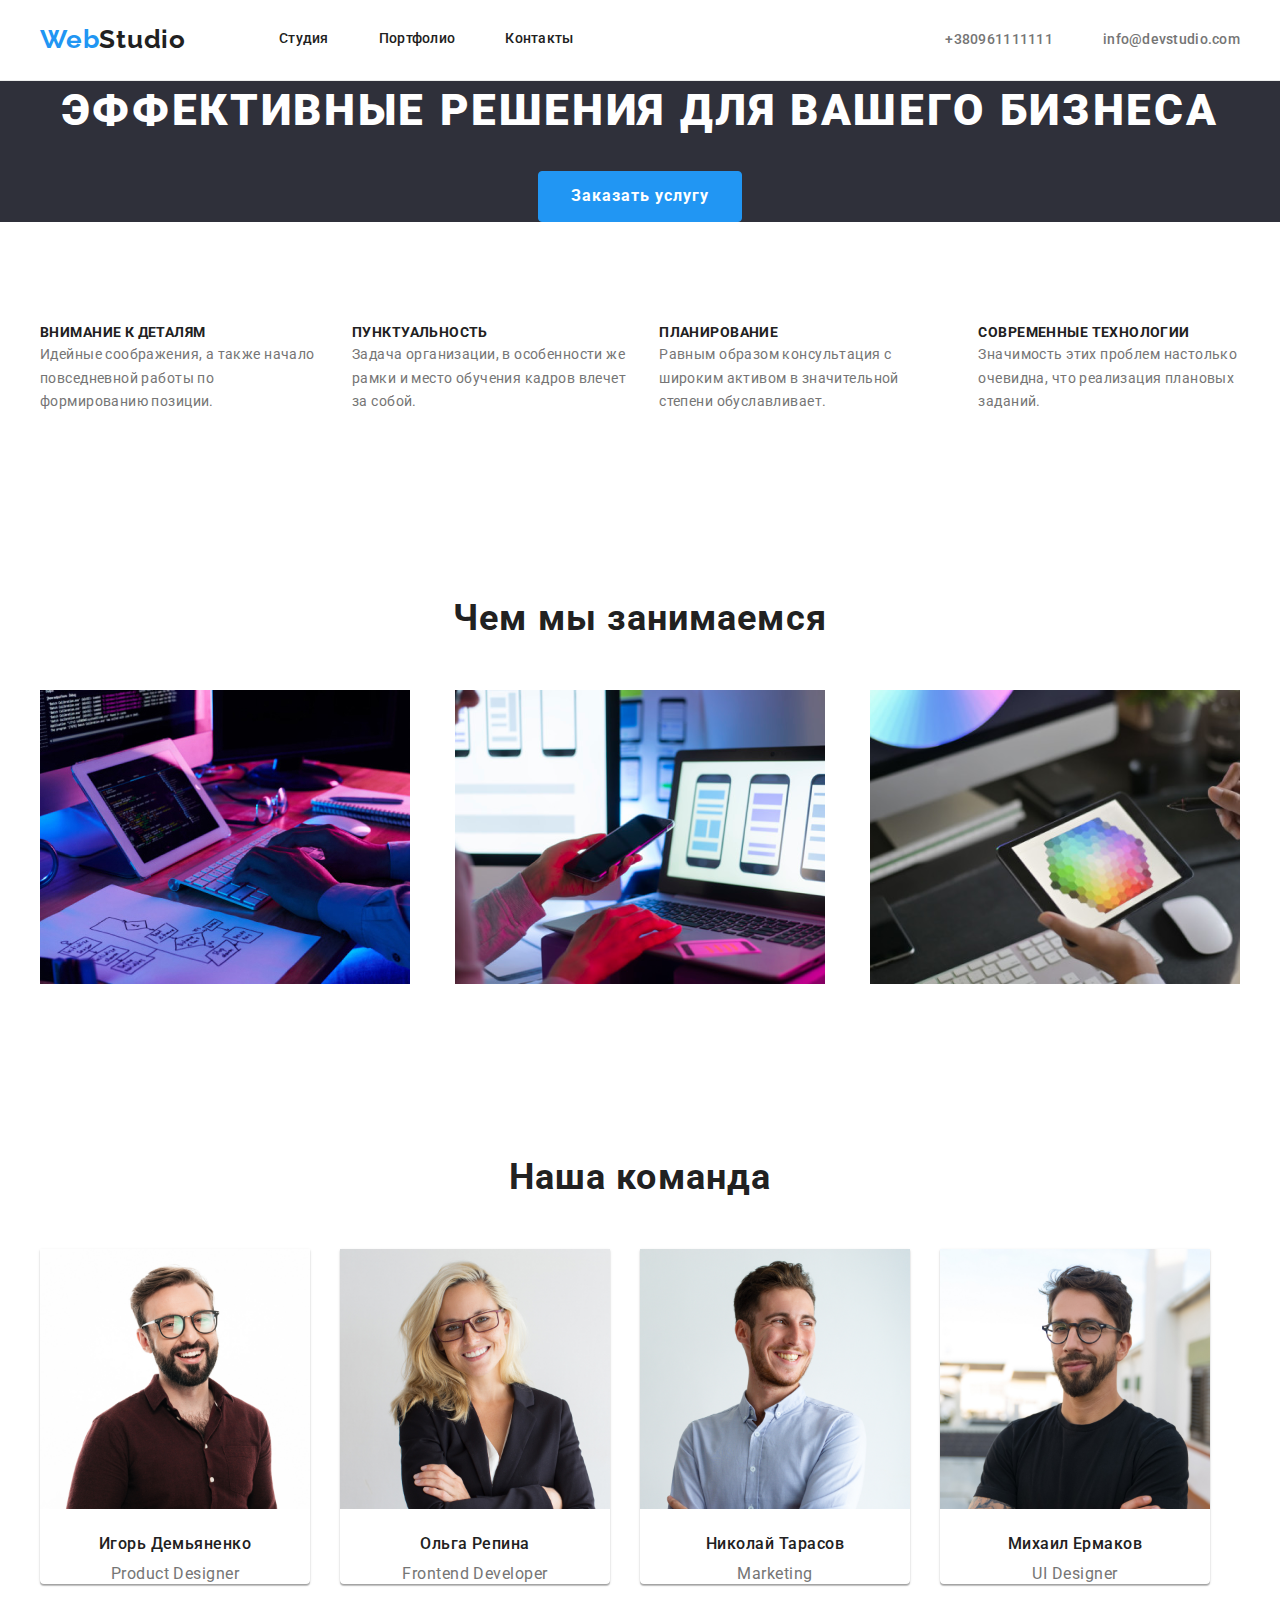
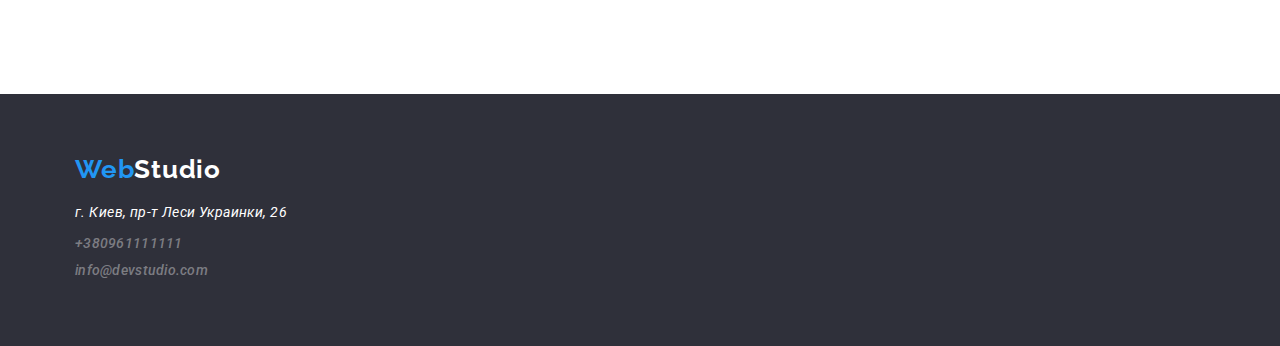
<file: index.html>
<!DOCTYPE html>
                <html lang="ru">
                <head>
                    <meta charset="UTF-8">
                    <meta http-equiv="X-UA-Compatible" content="IE=edge">
                    <title>Document</title>
                    <meta name="viewport" content="width=device-width, initial-scale=1.0">
                <link rel="preconnect" href="https://fonts.googleapis.com">
                <link rel="preconnect" href="https://fonts.gstatic.com" crossorigin>
                <link href="https://fonts.googleapis.com/css2?family=Raleway:wght@700&family=Roboto:wght@400;500;700;900&display=swap"
                    rel="stylesheet">
                    <link rel="stylesheet" href="https://cdnjs.cloudflare.com/ajax/libs/modern-normalize/1.1.0/modern-normalize.min.css"/>
                    <link rel="stylesheet" href="./css/styles.css" />
                </head>
                <body>
                    <header class="header"> 
                        <div class="container main-nav">
                            <a href="index.html" lang="en" class="logo"><span class="accent">Web</span>Studio</a>
                    <ul class="list menu-link"> 
                        <li class="item"> 
                        <a class="link" href="index.html">Студия</a>
                        </li>
                        <li class="item">
                        <a class="link" href="portfolio.html">Портфолио</a>
                        </li>
                        <li class="item">
                        <a class="link" href="">Контакты</a>
                        </li>
                    </ul>
                    <ul class="list contact-list">
                    <li><a href="tel:+380961111111">+380961111111</a></li>
                    <li><a class="email" href="emailto:info@devstudio.com">info@devstudio.com</a></li>
                </ul>
                </div>
                </header>
                <main>
                <section class="section-title">
                <div class="container">
                    <h1 class="title">Эффективные решения для вашего бизнеса</h1>
                <button class="button btn" type="button">Заказать услугу</button>
                </div>
                </section>
            
                    <section class="section">
                        <div class="container">
                        <h2 hidden> Характеристика компании </h2>
                        <ul class="list">    
                            <li class="item">
                            <h3 class="description-title">Внимание к деталям</h3>
                            <p class="description">Идейные соображения, а также начало повседневной работы по формированию позиции.</p>
                            </li>
                                <li class="item">
                                <h3 class="description-title">Пунктуальность</h3>
                                <p class="description">Задача организации, в особенности же рамки и место обучения кадров влечет за собой.</p>
                                </li>
                                <li class="item">
                                <h3 class="description-title">Планирование</h3>
                                <p class="description">Равным образом консультация с широким активом в значительной степени обуславливает.</p>
                                </li>
                                <li class="item">
                                <h3 class="description-title">Современные технологии</h3>
                                <p class="description">Значимость этих проблем настолько очевидна, что реализация плановых заданий.</p>
                                </li>
                        </ul>
                        </div>
                    </section>

                    <section class="section">
                        <div class="container">
                            <h2 class="title title-services">Чем мы занимаемся</h2>
                            <ul class="list img-list">
                                <li class="img-item">
                                    <img src="./images/image.jpg" alt="Разработка сайтов" width="370" height="294"/>
                                </li>
                                <li class="img-item">
                                    <img src="./images/image-1.jpg" alt="Дизайны мобильных версий" width="370" height="294"/>
                                </li>
                                <li class="img-item">
                                    <img src="./images/image-2.jpg" alt="Качественный дизайн сайтов" width="370" height="294"/>
                                </li>
                            </ul>
                            </div>
                    </section>
                    
                    <section class="section">
                        <div class="container">
                            <h2 class="title title-team">Наша команда</h2>
                            <ul class="list">
                                <li class="team-card">
                                <img class="img-team" src="./img_team/img-team-1.jpg" alt="Игорь Демьяненко" width="270"/>
                                <h3 class="worker-name">Игорь Демьяненко</h3>
                                <p class="team-worker" lang="en">Product Designer</p>
                                </li>
                                <li class="team-card">
                                <img class="img-team" src="./img_team/img-team-2.jpg" alt="Ольга Репина" width="270" />
                                <h3 class="worker-name">Ольга Репина</h3>
                                <p class="team-worker" lang="en">Frontend Developer</p>
                                </li>
                                <li class="team-card">
                                <img class="img-team" src="./img_team/img-team-3.jpg" alt="Николай Тарасов" width="270" />
                                <h3 class="worker-name">Николай Тарасов</h3>
                                <p class="team-worker" lang="en">Marketing</p>
                                </li>
                                <li class="team-card">
                                <img class="img-team" src="./img_team/img-team-4.jpg" alt="Михаил Ермаков" width="270" />
                                <h3 class="worker-name">Михаил Ермаков</h3>
                                <p class="team-worker" lang="en">UI Designer</p>
                                </li>
                            </ul>
                            </div>
                    </section>
                    
                </main>  
                <footer class="footer">
                    <div class="container">
                    <a href="index.html" lang="en" class="logo logo-footer"><span class="accent">Web</span>Studio</a>
                <address>
                    <ul class="address-list">
                        <li>
                            <a class="address link" href="https://bit.ly/3pXMvUd" target="_blank" rel="noopener noreferrer">г. Киев,
                            пр-т
                            Леси Украинки, 26</a> 
                        </li>
                        <li><a class="contacts link" href="tel:+380961111111">+380961111111</a></li>
                        <li><a class="contacts link" href="emailto:info@devstudio.com">info@devstudio.com</a></li>
                    </ul>
                </address>
                </div>
                </footer>
                </body>
                </html>
</file>
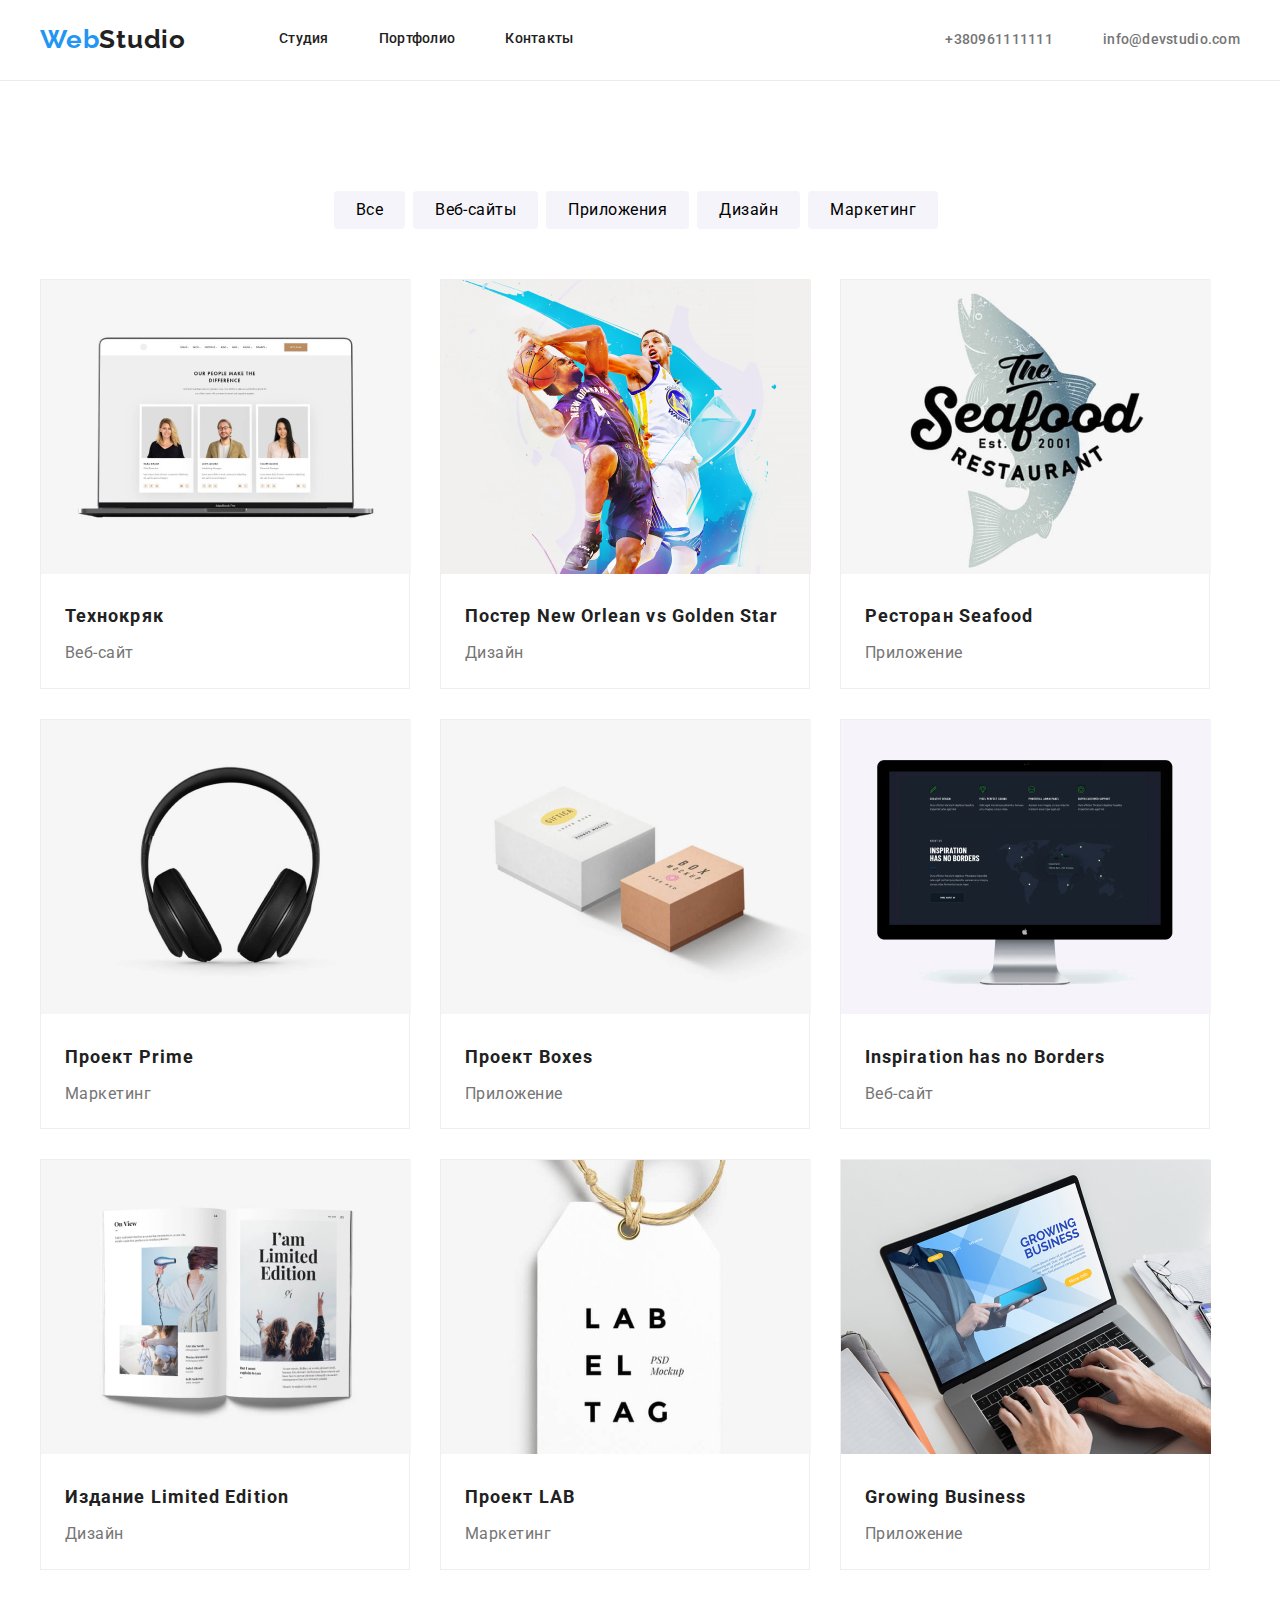
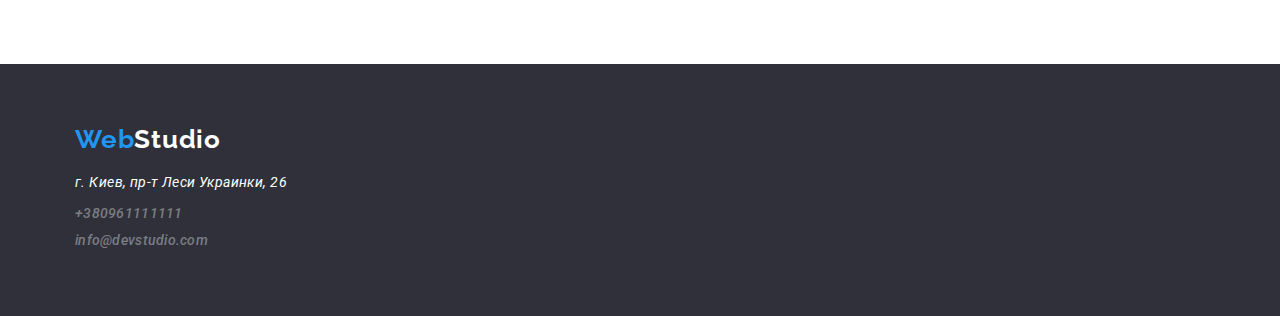
<file: portfolio.html>
<!DOCTYPE html>
  <html lang="ru">
  <head>
  <meta charset="UTF-8">
  <meta http-equiv="X-UA-Compatible" content="IE=edge">
  <meta name="viewport" content="width=device-width, initial-scale=1.0">
  <title>Document</title>
  <link rel="preconnect" href="https://fonts.googleapis.com">
  <link rel="preconnect" href="https://fonts.gstatic.com" crossorigin>
  <link href="https://fonts.googleapis.com/css2?family=Raleway:wght@700&family=Roboto:wght@500&display=swap"
  rel="stylesheet">
  <link rel="stylesheet" href="https://cdnjs.cloudflare.com/ajax/libs/modern-normalize/1.1.0/modern-normalize.min.css" />
  <link rel="stylesheet" href="./css/styles.css" />
  </head>
  <body>
        <!-- шапка, навігація -->
  <header class="header">
     <div class="container main-nav">
       <a href="index.html" lang="en" class="logo"><span class="accent">Web</span>Studio</a>
         <ul class="list menu-link">
           <li class="item">
             <a class="link" href="index.html">Студия</a>
           </li>
           <li class="item">
             <a class="link" href="portfolio.html">Портфолио</a>
           </li>
           <li class="item">
        <a class="link" href="">Контакты</a>
            </li>
        </ul>
        <ul class="list contact-list">
            <li><a href="tel:+380961111111">+380961111111</a></li>
            <li><a class="email" href="emailto:info@devstudio.com">info@devstudio.com</a></li>
        </ul>
    </div>
</header>
<section class="section">
    <main class="container">
        <!-- фільтр контенту -->
    <ul class="list button-list">
        <Li>
    <button  class="button button-filter" type="button">Все</button>
        </Li>
        <li>
    <button  class="button button-filter" type="button">Веб-сайты</button>
        </li>
        <li>
    <button class="button button-filter" type="button">Приложения</button>
        </li>
        <li>
    <button class="button button-filter" type="button">Дизайн</button>
        </li>
        <li>
    <button class="button button-filter" type="button">Маркетинг</button>
        </li>
    </ul>
   
        <h2 hidden>Наши работы</h2>
        <ul class="project-list">
            <li class="project-card">
                <img src="./portfolio_img/img-portfolio-1.jpg" alt="Проект 1" width="370"/>
                <h3 class="project-name">Технокряк</h3>
                <p class="project-type">Веб-сайт</p>
                <!-- <p class="project-description">Ресурс предлагает комплексные предложения с разным уровнем функционала и сервисов. Все это позволит посетителю получить
                исчерпывающие сведения о компании или частном лице.</p> -->
                </li>
            <li class="project-card">
                <img src="./portfolio_img/img-portfolio-2.jpg" alt="Проект 2" width="370"/>
                <h3 class="project-name">Постер New Orlean vs Golden Star</h3>
                <p class="project-type">Дизайн</p>
                <!-- <p class="project-description">Ресурс предлагает комплексные предложения с разным уровнем функционала и сервисов. Все это позволит посетителю
                    получить
                    исчерпывающие сведения о компании или частном лице.</p> -->
            </li>
            <li class="project-card">
                <img src="./portfolio_img/img-portfolio-3.jpg" alt="Проект 3"  width="370"/>
                <h3 class="project-name"><span lang="en">Ресторан Seafood</span></h3>
                <p class="project-type">Приложение</p>
                <!-- <p class="project-description">Ресурс предлагает комплексные предложения с разным уровнем функционала и сервисов. Все это позволит посетителю
                    получить
                    исчерпывающие сведения о компании или частном лице.</p> -->
            </li>
            <li class="project-card">
                <img src="./portfolio_img/img-portfolio-4.jpg" alt="Проект 4"  width="370"/>
                <h3 class="project-name">Проект Prime</h3>
                <p class="project-type">Маркетинг</p>
                <!-- <p class="project-description">Ресурс предлагает комплексные предложения с разным уровнем функционала и сервисов. Все это позволит посетителю
                    получить
                    исчерпывающие сведения о компании или частном лице.</p> -->
            </li>
            <li class="project-card">
                <img src="./portfolio_img/img-portfolio-5.jpg" alt="Проект 5"  width="370"/>
                <h3 class="project-name">Проект Boxes</h3>
                <p class="project-type">Приложение</p>
                <!-- <p class="project-description">Ресурс предлагает комплексные предложения с разным уровнем функционала и сервисов. Все это позволит посетителю
                    получить
                    исчерпывающие сведения о компании или частном лице.</p> -->
            </li>
            <li class="project-card">
                <img src="./portfolio_img/img-portfolio-6.jpg" alt="Проект 6"  width="370"/>
                <h3 class="project-name">Inspiration has no Borders</h3>
                <p class="project-type">Веб-сайт</p>
                <!-- <p class="project-description">Ресурс предлагает комплексные предложения с разным уровнем функционала и сервисов. Все это позволит посетителю
                    получить
                    исчерпывающие сведения о компании или частном лице.</p> -->
            </li>
            <li class="project-card">
                <img src="./portfolio_img/img-portfolio-7.jpg" alt="Проект 7"  width="370"/>
                <h3 class="project-name">Издание Limited Edition</h3>
                <p class="project-type">Дизайн</p>
                <!-- <p class="project-description">Ресурс предлагает комплексные предложения с разным уровнем функционала и сервисов. Все это позволит посетителю
                    получить
                    исчерпывающие сведения о компании или частном лице.</p> -->
                    </li>
            <li class="project-card">
            <img src="./portfolio_img/img-portfolio-8.jpg" alt="Проект 8" width="370" />
            <h3 class="project-name">Проект LAB</h3>
            <p class="project-type">Маркетинг</p>
            <!-- <p class="project-description">Ресурс предлагает комплексные предложения с разным уровнем функционала и сервисов. Все это позволит посетителю
                получить
                исчерпывающие сведения о компании или частном лице.</p> -->
            </li>
            <li class="project-card">
            <img src="./portfolio_img/img-portfolio-9.jpg" alt="Проект 9"  width="370"/>
            <h3 class="project-name">Growing Business</h3>
            <p class="project-type">Приложение</p>
            <!-- <p class="project-description">Ресурс предлагает комплексные предложения с разным уровнем функционала и сервисов. Все это позволит посетителю
                получить
                исчерпывающие сведения о компании или частном лице.</p> -->
            </li>
        </ul>
    </section>
    </main>
    <footer class="footer">
        <div class="container">
            <a href="index.html" lang="en" class="logo logo-footer"><span class="accent">Web</span>Studio</a>
            <address>
                <ul class="address-list">
                    <li>
                        <a class="address link" href="https://bit.ly/3pXMvUd" target="_blank" rel="noopener noreferrer">г.
                            Киев,
                            пр-т
                            Леси Украинки, 26</a>
                    </li>
                    <li><a class="contacts link" href="tel:+380961111111">+380961111111</a></li>
                    <li><a class="contacts link" href="emailto:info@devstudio.com">info@devstudio.com</a></li>
                </ul>
            </address>
        </div>
    </footer>
   
    </body>
    </html>
</file>
<file: css/styles.css>
*,
    *::before,
    *::after {
      box-sizing: border-box;
    }
    
  a{
    text-decoration: none;
  }

    :root {
      --brand-color: #2196F3;
      --primary-background-color: #FFFFFF;
    }

    .list {
      padding-left: 0px;
      padding-top: 0px;
      padding-bottom: 0px;
      display: flex;

      list-style: none;
    }
    body {
      font-family:'Roboto',sans-serif;
      background-color: #FFFFFF;
      color: #212121;
    }
    /*центрування основного контенту*/

    .container{
     margin: auto;
     padding: 0 15px;

    width: 1230px;
    /*outline: 1px solid red;*/
     }

    .section {
      padding-top: 94px;
      padding-bottom: 94px;
    }

     /*header page*/

     .header{
      border-bottom: 1px solid #ECECEC;
     }

     .main-nav{
      display: flex;
      padding-top: 24px;
      padding-bottom: 25px;

      align-items: center;
     }

   .menu-link .link{
    display: block;

    font-weight: 500;
    font-size: 14px;
    line-height: 1.14;
    letter-spacing: 0.02em;
    color: inherit;
     
    }
    .menu-link{
     margin-top: 0px;
     margin-bottom: 0px;
    }
    .menu-link .item:not(:last-child){
      margin-right: 50px;
    }

  /*частина логотипу (Web)*/
      .accent {
        display: inline-block;

        font-family:'Raleway',sans-serif;
        font-weight: 700;
        font-size: 26px;
        line-height: 1.19;
        letter-spacing: 0.03em;
        color:var(--brand-color);
      }
      

  /* інша частина логотипу (studio)*/
    .logo{
      margin-right: 93px;

      font-family: 'Raleway', sans-serif;
      font-weight: 700;
      font-size: 26px;
      line-height: 1.19;
      letter-spacing: 0.03em;
      color: #212121;
      
    }

    /*псевдокласи стану навігації*/
    .list a:hover,
    .list a:focus{
      color: var(--brand-color);
    }

    /*ел.пошта, номер телефону*/
    .contact-list a{
      font-weight: 500;
      font-size: 14px;
      line-height: 1.14;
      letter-spacing: 0.02em;
      color: #757575;
    }
    .contact-list{
      margin-left: auto;
      margin-top: 0px;
      margin-bottom: 0px;
    }
  
    .email{
      margin-left: 50px;
    }

    .contact-list .link:hover,
    .contact-list .link:focus{
      color: var(--brand-color);
    }

    /* секція "герой"*/
    .section-title {
      background-color: #2F303A;
      text-align: center;
    }

    /*головний заголовок h1*/
    .section-title .title {
      margin-bottom: 30px;

      font-weight: 900;
      font-size: 44px;
      line-height: 1.36;
      text-align: center;
      letter-spacing: 0.06em;
      text-transform: uppercase;
      color: #FFFFFF;
    }

    /*кнопка "заказать услугу"*/
    .btn{
      display: inline-block;
      padding: 10px 32px;

      background-color: var(--brand-color);
      font-weight: 700;
      font-size: 16px;
      line-height: 1.8;
      min-width: 200px;
      min-height: 50px;
      letter-spacing: 0.06em;
      color: #FFFFFF;
      border: 1px solid var(--brand-color) ;
      border-radius: 4px;
    }

    .btn:hover,
    .btn:focus{
      background-color: #188CE8;
    }

    /*h3 характеристики компанії*/
    .description-title {
      margin-bottom: 10px;

      font-weight: 700;
      font-size: 14px;
      line-height: 1.14px;
      letter-spacing: 0.03em;
      text-transform: uppercase;
      color: #212121;
    }

     /*текст характеристики*/
    .description {
      padding-left: 0px;
      margin: 0px;

      font-size: 14px;
      line-height: 1.7;
      letter-spacing: 0.03em;
      color: #757575;
    }

    /*заголовки h2*/
    .title {
      display: block;

      font-weight: 700;
      font-size: 36px;
      line-height: 1.16px;
      text-align: center;
      letter-spacing: 0.03em;
      color: #212121;
      
    }
    .list.item{
      width: 270px;
    }
    .item:not(:last-child){
      margin-right: 30px;
    }
    .img-list{
      margin-top: 0px;
      margin-bottom: 0px;
      justify-content: space-between;
    }

    .worker-name {
      margin-bottom: 20.5px;

      font-weight: 500;
      font-size: 16px;
      line-height: 1.18px;text-align: center;
      letter-spacing: 0.03em;
      color: #212121;
    }

    .team-worker {
      margin-top: 0px;
      margin-bottom: 0px;
    
      font-size: 16px;
      line-height: 1.18;
      text-align: center;
      letter-spacing: 0.03em;
      color: #757575;
    }
    .team-card{
      margin-right: 30px;
      border-radius: 0px 0px 4px 4px;
      width: calc((100%-30px*4)/4);
        box-shadow: 0px 1px 3px rgba(0, 0, 0, 12%), 
        0px 1px 1px rgba(0,0,0, 14%),
         0px 2px 1px rgba(0,0,0, 20%);
      }
      .img-team{
        margin-bottom: 30px;
      }

    .footer {
      padding: 60px; 

      background-color: #2F303A;
      height: 252px;
      
    }
    .address-list > li{
      list-style: none;
    }
    .address-list{
      padding-left: 0px;
    }
    .footer .logo {
      color: #FFFFFF;
    }

    .address {
      margin-bottom: 9px;
      display: inline-block;

      color: #FFFFFF;
      font-size: 14px;
      line-height: 1.71;
      letter-spacing: 0.03em;
    }
    .contacts{
      display: inline-block;
      margin-bottom: 9px;

      font-weight: 500;
      font-size: 14px;
      line-height: 1.14;
      letter-spacing: 0.02em;
      color: #ffffff60;
    }
    .contacts:hover,
    .contacts:focus{
      color: var(--brand-color);
    }

    .button-list{
      margin-bottom: 50px;
      justify-content: center;
    }


    .button-filter{
      margin-right: 8px;
      padding: 6px 22px;

      background-color:#F5F4FA;
      font-size: 16px;
      line-height: 1.62;
      text-align: center;
      letter-spacing: 0.03em;
      border-radius: 4px;
      border: 0px;
    }
    .button-list:last-child{
      margin-right: 0px;
    }

    .button-filter:hover,
    .button-filter:focus{
      background-color: var(--brand-color);
      color: #FFFFFF;
      box-shadow: 0px 3px 1px rgba(0, 0, 0, 10%), 0px 1px 2px rgba(0,0,0, 8%), 0px 2px 2px rgba(0, 0, 0, 12%);
    }

    .project-list {
      margin-top: 0px;
      margin-bottom: 0px;
       padding-left: 0;
       display: flex;
       flex-wrap: wrap;
    
       list-style: none;
    }

    .project-card{
      margin-bottom: 30px;
      width: calc((100-30px*12)/12);
      width: 370px;
      height: 404;

      border: 1px solid #EEEEEE;
    }
    
    .project-card:not(:nth-child(3n)){
      margin-right: 30px;
    }

    .project-card:nth-last-child(-n+3){
      margin-bottom: 0px;
    }

    .project-name{
      margin-top: 20px;
      margin-bottom: 4px;
      margin-left: 24px;
      font-weight: 700;
      font-size: 18px;
      line-height: 2;
      letter-spacing: 0.06em;
      color: #212121;
    }

    .project-type{
      margin-top: 0px;
      margin-bottom: 20px;
      margin-left: 24px;
      font-size: 16px;
      line-height: 1.87;
      letter-spacing: 0.03em;
      color: #757575;
    }

    .project-description{
      font-size: 18px;
      line-height: 1.55;
      letter-spacing: 0.03em;
    }

    .button{
    cursor: pointer;
    }

    h1,
    h2,
    h3 {
      margin-top: 0px;
      margin-bottom: 0px;
    }

    .title-services{
      margin-bottom: 71px;
    }

    .title-team{
      margin-bottom: 71px;
    }
    
    .logo-footer{
      margin-bottom: 20px;
      margin-right: 0px;}
</file>
